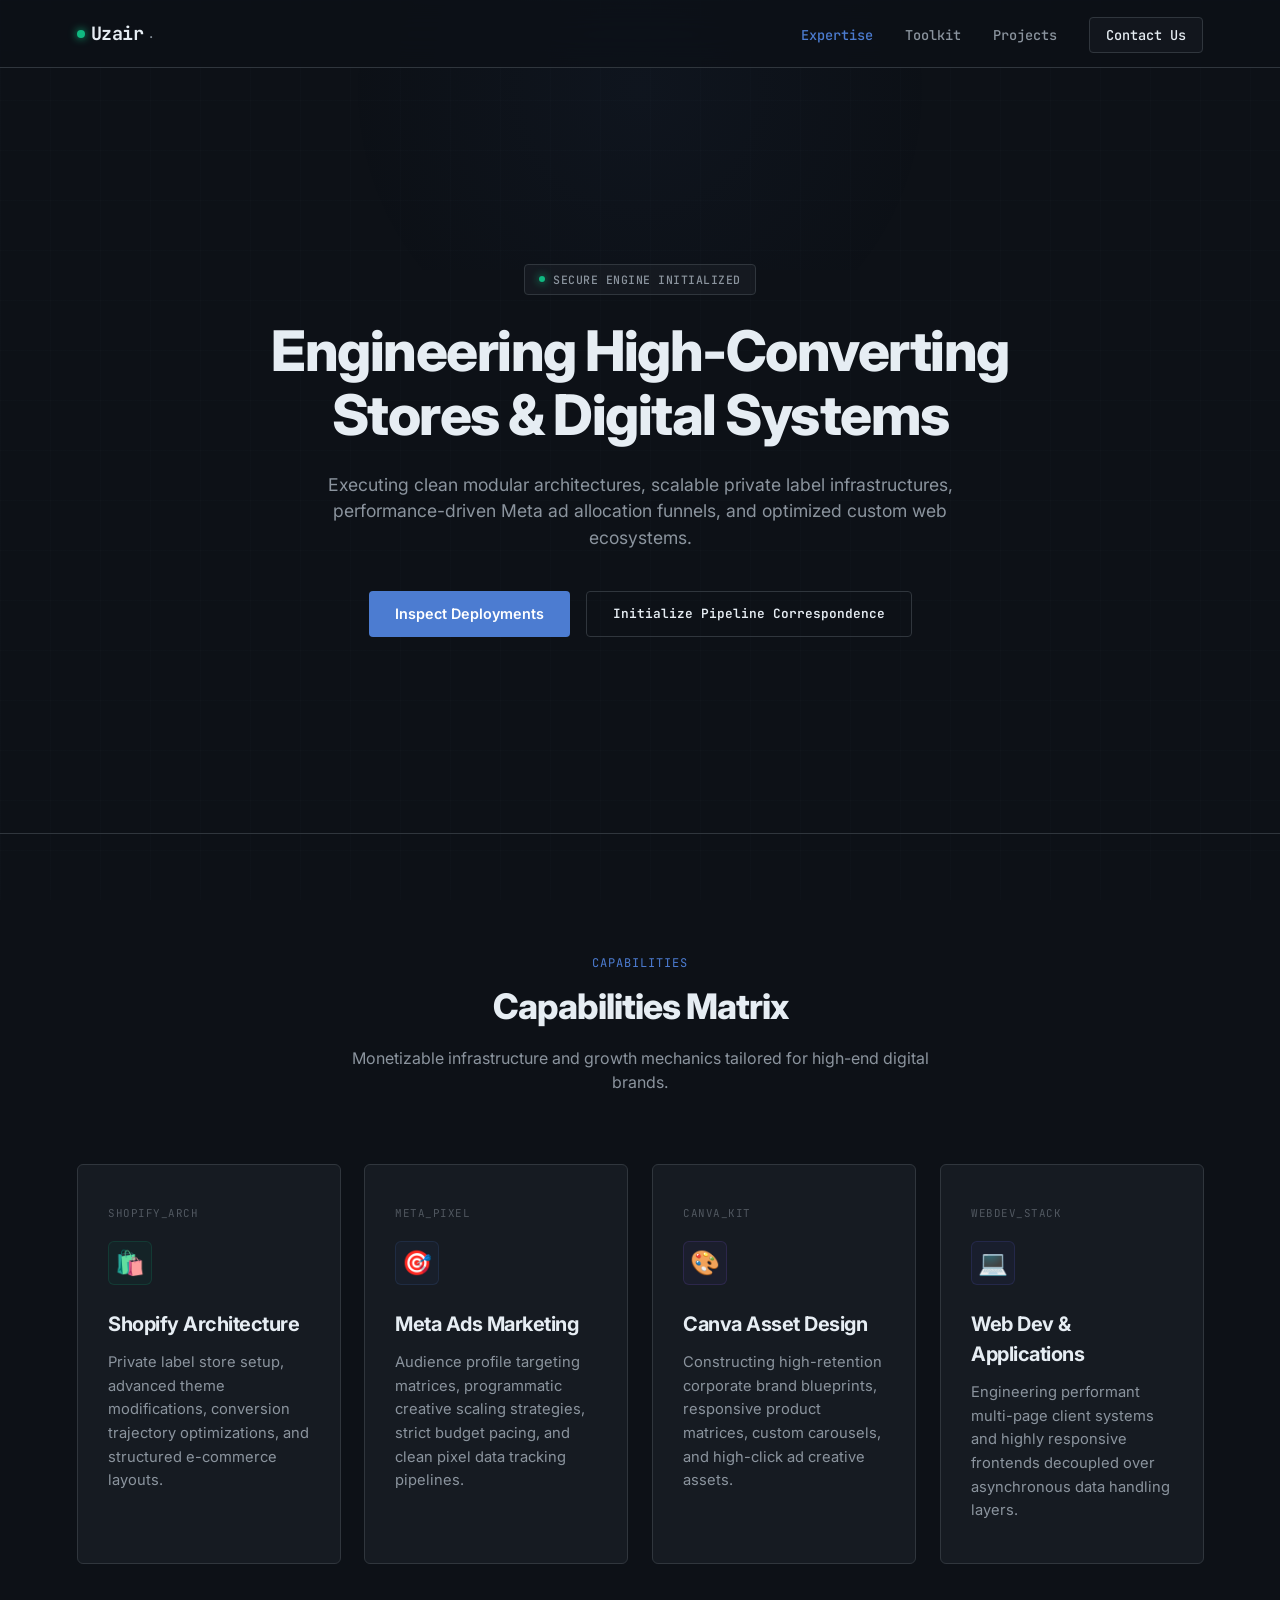
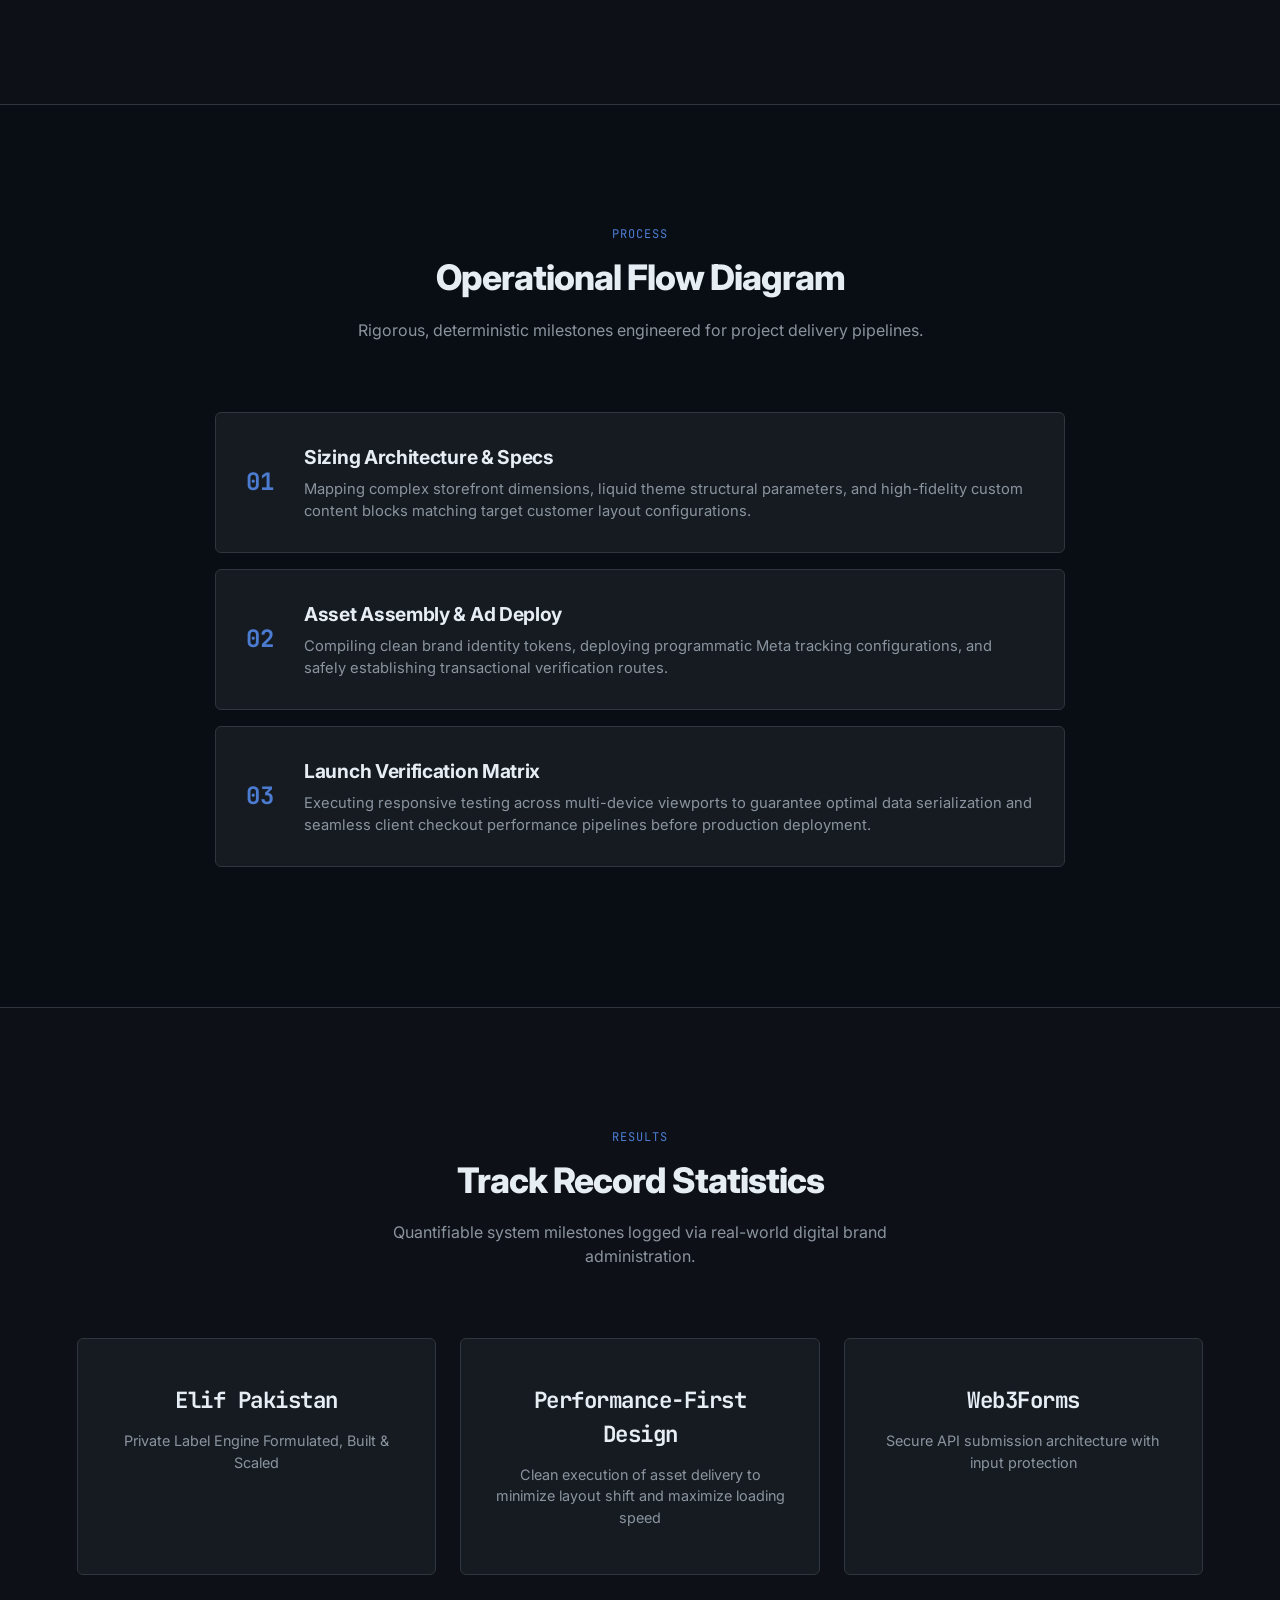
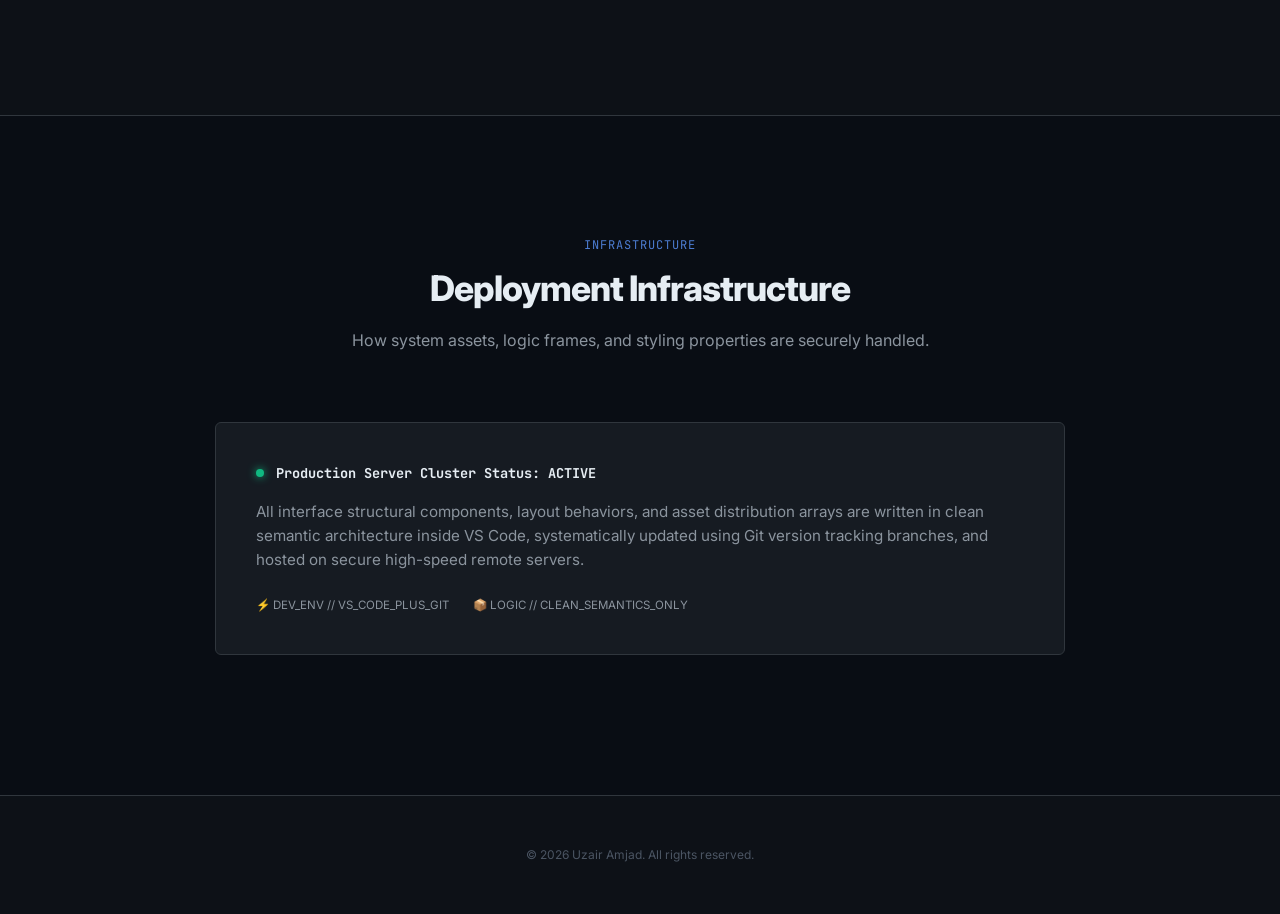
<file: index.html>
<!DOCTYPE html>
<html lang="en">
<head>
    <meta charset="UTF-8">
    <meta name="viewport" content="width=device-width, initial-scale=1.0">
    <title>Uzair Amjad | Software Engineer & Paid Acquisition</title>
    <meta name="description" content="Uzair Amjad builds high-converting Shopify stores, performance-driven Meta ad funnels, and custom web applications for growth-focused digital brands.">
    <meta name="theme-color" content="#0D1117">
    <meta property="og:title" content="Uzair Amjad | Software Engineer & Paid Acquisition">
    <meta property="og:description" content="High-converting Shopify stores, Meta ad funnels, and custom web applications for digital brands.">
    <meta property="og:type" content="website">
    <link rel="icon" href="data:image/svg+xml,%3Csvg xmlns='http://www.w3.org/2000/svg' viewBox='0 0 32 32'%3E%3Crect width='32' height='32' rx='6' fill='%230D1117'/%3E%3Ctext x='16' y='22' font-family='monospace' font-size='18' font-weight='700' fill='%234C7CD1' text-anchor='middle'%3EU%3C/text%3E%3C/svg%3E">
    <link rel="preconnect" href="https://fonts.googleapis.com">
    <link rel="preconnect" href="https://fonts.gstatic.com" crossorigin>
    <link href="https://fonts.googleapis.com/css2?family=Inter:wght@300;400;500;600;700;800&family=JetBrains+Mono:wght@400;500;700&display=swap" rel="stylesheet">
    <link rel="stylesheet" href="https://unpkg.com/aos@next/dist/aos.css">
    <link rel="stylesheet" href="index.css">
</head>
<body>
    <div class="matrix-grid-bg" aria-hidden="true"></div>
    <div class="ambient-glow" aria-hidden="true"></div>

    <div class="nav-wrapper" data-aos="fade-down" data-aos-duration="1000">
        <header class="navbar">
        <a href="index.html" class="logo"><span class="logo-token" aria-hidden="true"></span> Uzair<span>.</span></a>

        <button class="menu-toggle" aria-label="Toggle navigation" aria-expanded="false" aria-controls="primary-nav" onclick="toggleMenu()">
            <span class="bar"></span>
            <span class="bar"></span>
            <span class="bar"></span>
        </button>
    </header>
        <nav class="nav-container" id="primary-nav" aria-label="Primary">
            <button class="menu-close" aria-label="Close navigation" onclick="toggleMenu()">×</button>
            <ul class="nav-links">
                <li><a href="index.html#services" class="active-link">Expertise</a></li>
                <li><a href="toolkit.html">Toolkit</a></li>
                <li><a href="projects.html">Projects</a></li>
                <li><a href="contact.html" class="nav-btn">Contact Us</a></li>
            </ul>
        </nav>
    </div>

    <main>
    <section class="hero">
        <div class="hero-content">
            <div class="badge" data-aos="fade-up" data-aos-duration="800">
                <span class="badge-dot" aria-hidden="true"></span> SECURE ENGINE INITIALIZED
            </div>
            <h1 data-aos="fade-up" data-aos-delay="150" data-aos-duration="900">Engineering High-Converting Stores & Digital Systems</h1>
            <p class="hero-desc" data-aos="fade-up" data-aos-delay="300" data-aos-duration="900">Executing clean modular architectures, scalable private label infrastructures, performance-driven Meta ad allocation funnels, and optimized custom web ecosystems.</p>
            <div class="hero-buttons" data-aos="fade-up" data-aos-delay="450" data-aos-duration="900">
                <a href="projects.html" class="btn btn-primary">Inspect Deployments</a>
                <a href="contact.html" class="btn btn-secondary">Initialize Pipeline Correspondence</a>
            </div>
        </div>
    </section>

    <section id="services" class="section">
        <div class="section-header" data-aos="fade-up" data-aos-duration="1000">
            <span class="section-index">  CAPABILITIES</span>
            <h2>Capabilities Matrix</h2>
            <p>Monetizable infrastructure and growth mechanics tailored for high-end digital brands.</p>
        </div>
        <div class="services-grid">
            <div class="service-card" data-aos="fade-up" data-aos-delay="100" data-aos-duration="800">
                <div class="card-meta">SHOPIFY_ARCH</div>
                <div class="service-icon icon-green" aria-hidden="true">🛍️</div>
                <h3>Shopify Architecture</h3>
                <p>Private label store setup, advanced theme modifications, conversion trajectory optimizations, and structured e-commerce layouts.</p>
            </div>
            <div class="service-card" data-aos="fade-up" data-aos-delay="200" data-aos-duration="800">
                <div class="card-meta">META_PIXEL</div>
                <div class="service-icon icon-blue" aria-hidden="true">🎯</div>
                <h3>Meta Ads Marketing</h3>
                <p>Audience profile targeting matrices, programmatic creative scaling strategies, strict budget pacing, and clean pixel data tracking pipelines.</p>
            </div>
            <div class="service-card" data-aos="fade-up" data-aos-delay="300" data-aos-duration="800">
                <div class="card-meta">CANVA_KIT</div>
                <div class="service-icon icon-purple" aria-hidden="true">🎨</div>
                <h3>Canva Asset Design</h3>
                <p>Constructing high-retention corporate brand blueprints, responsive product matrices, custom carousels, and high-click ad creative assets.</p>
            </div>
            <div class="service-card" data-aos="fade-up" data-aos-delay="400" data-aos-duration="800">
                <div class="card-meta">WEBDEV_STACK</div>
                <div class="service-icon icon-indigo" aria-hidden="true">💻</div>
                <h3>Web Dev & Applications</h3>
                <p>Engineering performant multi-page client systems and highly responsive frontends decoupled over asynchronous data handling layers.</p>
            </div>
        </div>
    </section>

    <section class="section bg-alt">
        <div class="section-header" data-aos="fade-up" data-aos-duration="1000">
            <span class="section-index"> PROCESS</span>
            <h2>Operational Flow Diagram</h2>
            <p>Rigorous, deterministic milestones engineered for project delivery pipelines.</p>
        </div>
        <div class="workflow-stack">
            <div class="workflow-step" data-aos="fade-right" data-aos-duration="800">
                <div class="step-number">01</div>
                <div class="step-info">
                    <h3>Sizing Architecture & Specs</h3>
                    <p>Mapping complex storefront dimensions, liquid theme structural parameters, and high-fidelity custom content blocks matching target customer layout configurations.</p>
                </div>
            </div>
            <div class="workflow-step" data-aos="fade-left" data-aos-duration="800">
                <div class="step-number">02</div>
                <div class="step-info">
                    <h3>Asset Assembly & Ad Deploy</h3>
                    <p>Compiling clean brand identity tokens, deploying programmatic Meta tracking configurations, and safely establishing transactional verification routes.</p>
                </div>
            </div>
            <div class="workflow-step" data-aos="fade-right" data-aos-duration="800">
                <div class="step-number">03</div>
                <div class="step-info">
                    <h3>Launch Verification Matrix</h3>
                    <p>Executing responsive testing across multi-device viewports to guarantee optimal data serialization and seamless client checkout performance pipelines before production deployment.</p>
                </div>
            </div>
        </div>
    </section>

    <section class="section">
        <div class="section-header" data-aos="fade-up" data-aos-duration="1000">
            <span class="section-index">  RESULTS</span>
            <h2>Track Record Statistics</h2>
            <p>Quantifiable system milestones logged via real-world digital brand administration.</p>
        </div>
        <div class="metrics-grid">
            <div class="metric-card" data-aos="zoom-in" data-aos-delay="100">
                <div class="metric-value">Elif Pakistan</div>
                <div class="metric-label">Private Label Engine Formulated, Built & Scaled</div>
            </div>
            <div class="metric-card" data-aos="zoom-in" data-aos-delay="200">
                <div class="metric-value">Performance-First Design</div>
                <div class="metric-label">Clean execution of asset delivery to minimize layout shift and maximize loading speed</div>
            </div>
            <div class="metric-card" data-aos="zoom-in" data-aos-delay="300">
                <div class="metric-value">Web3Forms</div>
                <div class="metric-label">Secure API submission architecture with input protection</div>
            </div>
        </div>
    </section>

    <section class="section bg-alt">
        <div class="section-header" data-aos="fade-up" data-aos-duration="1000">
            <span class="section-index">  INFRASTRUCTURE</span>
            <h2>Deployment Infrastructure</h2>
            <p>How system assets, logic frames, and styling properties are securely handled.</p>
        </div>
        <div class="github-card" data-aos="fade-up" data-aos-duration="900">
            <div class="gh-header">
                <div class="gh-indicator" aria-hidden="true"></div>
                <h4>Production Server Cluster Status: ACTIVE</h4>
            </div>
            <p class="gh-text">All interface structural components, layout behaviors, and asset distribution arrays are written in clean semantic architecture inside VS Code, systematically updated using Git version tracking branches, and hosted on secure high-speed remote servers.</p>
            <div class="gh-meta">
                <span>⚡ DEV_ENV // VS_CODE_PLUS_GIT</span>
                <span>📦 LOGIC // CLEAN_SEMANTICS_ONLY</span>
            </div>
        </div>
    </section>
    </main>

    <footer class="footer">
        <p>© 2026 Uzair Amjad. All rights reserved.</p>
    </footer>

    <script src="https://unpkg.com/aos@next/dist/aos.js"></script>
    <script src="script.js"></script>
</body>
</html>
</file>
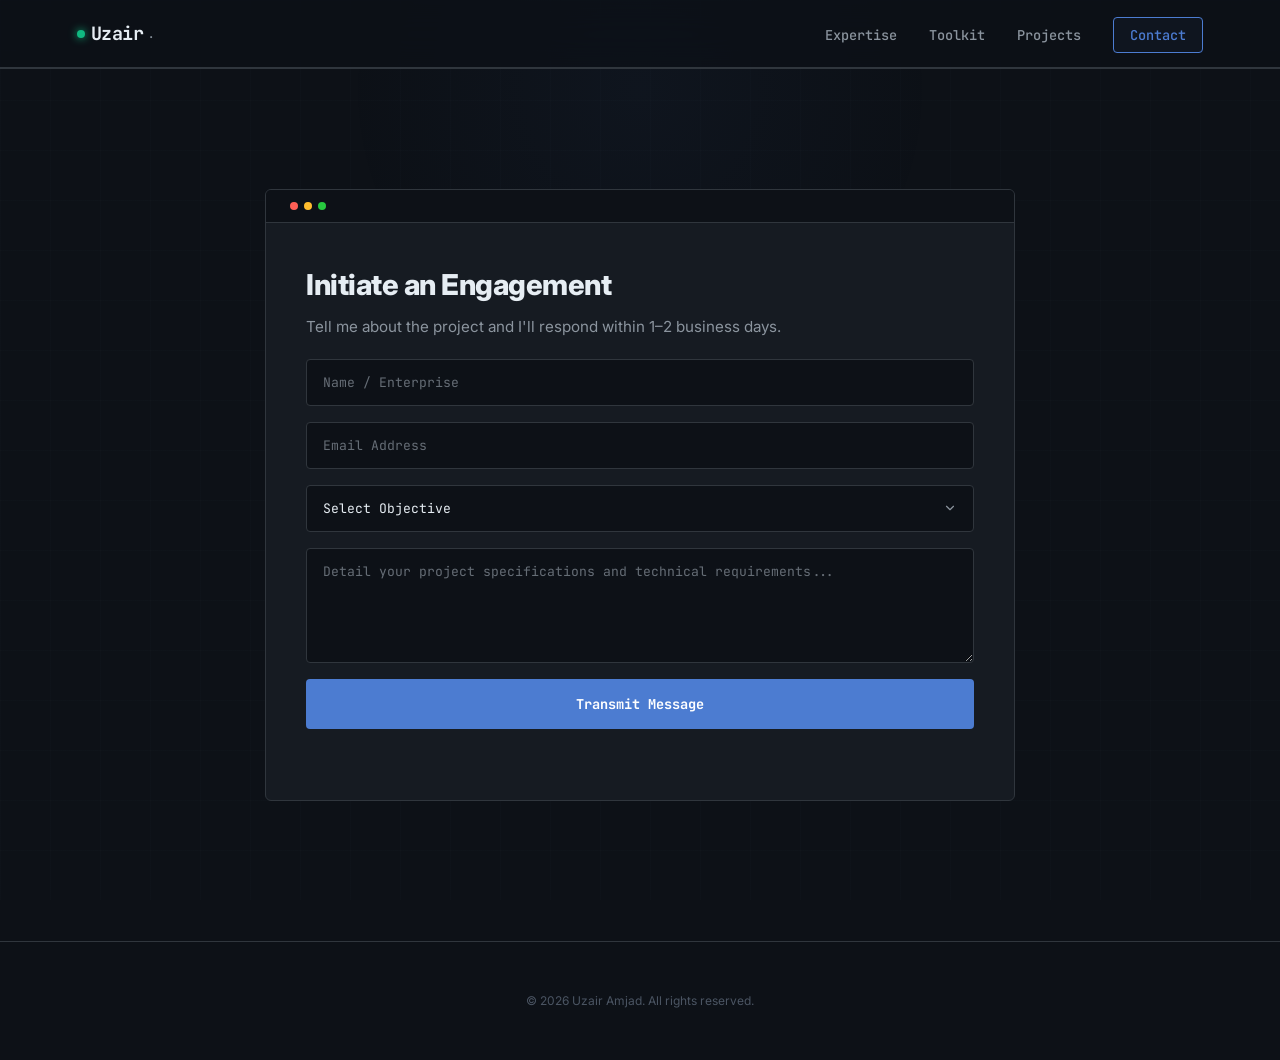
<file: contact.html>
<!DOCTYPE html>
<html lang="en">
<head>
    <meta charset="UTF-8">
    <meta name="viewport" content="width=device-width, initial-scale=1.0">
    <title>Contact | Uzair Amjad</title>
    <meta name="description" content="Get in touch with Uzair Amjad about Shopify development, full-stack applications, paid acquisition strategy, or brand design.">
    <meta name="theme-color" content="#0D1117">
    <link rel="icon" href="data:image/svg+xml,%3Csvg xmlns='http://www.w3.org/2000/svg' viewBox='0 0 32 32'%3E%3Crect width='32' height='32' rx='6' fill='%230D1117'/%3E%3Ctext x='16' y='22' font-family='monospace' font-size='18' font-weight='700' fill='%234C7CD1' text-anchor='middle'%3EU%3C/text%3E%3C/svg%3E">
    <link rel="preconnect" href="https://fonts.googleapis.com">
    <link rel="preconnect" href="https://fonts.gstatic.com" crossorigin>
    <link href="https://fonts.googleapis.com/css2?family=Inter:wght@300;400;500;600;700;800&family=JetBrains+Mono:wght@400;500;700&display=swap" rel="stylesheet">
    <link rel="stylesheet" href="https://unpkg.com/aos@next/dist/aos.css">
    <link rel="stylesheet" href="index.css">
</head>
<body>
    <div class="matrix-grid-bg" aria-hidden="true"></div>
    <div class="ambient-glow" aria-hidden="true"></div>

    <div class="nav-wrapper">
        <header class="navbar">
        <a href="index.html" class="logo"><span class="logo-token" aria-hidden="true"></span> Uzair<span>.</span></a>
        <button class="menu-toggle" aria-label="Toggle navigation" aria-expanded="false" aria-controls="primary-nav" onclick="toggleMenu()">
            <span class="bar"></span><span class="bar"></span><span class="bar"></span>
        </button>
    </header>
        <nav class="nav-container" id="primary-nav" aria-label="Primary">
            <button class="menu-close" aria-label="Close navigation" onclick="toggleMenu()">×</button>
            <ul class="nav-links">
                <li><a href="index.html#services">Expertise</a></li>
                <li><a href="toolkit.html">Toolkit</a></li>
                <li><a href="projects.html">Projects</a></li>
                <li><a href="contact.html" class="nav-btn active-btn">Contact</a></li>
            </ul>
        </nav>
    </div>

    <main>
    <section class="section contact-section subpage-content">
        <div class="contact-card" data-aos="zoom-in" data-aos-duration="800">
            <div class="terminal-bar">
                <div class="term-dots" aria-hidden="true">
                    <span class="t-dot"></span><span class="t-dot"></span><span class="t-dot"></span>
                </div>
                <span class="term-title"></span>
            </div>
            <h2>Initiate an Engagement</h2>
            <p class="contact-desc-text">Tell me about the project and I'll respond within 1–2 business days.</p>

            <form action="https://api.web3forms.com/submit" method="POST" class="contact-form">
                <input type="hidden" name="access_key" value="4c9673a5-c35d-4ae3-a2ae-5164686738a5">
                <input type="checkbox" name="botcheck" class="hidden-honeypot" tabindex="-1" autocomplete="off">

                <div class="form-group">
                    <label class="form-label" for="cf-name">Name / Enterprise</label>
                    <input type="text" id="cf-name" name="name" placeholder="Name / Enterprise" required class="form-input" autocomplete="name">
                </div>
                <div class="form-group">
                    <label class="form-label" for="cf-email">Email Address</label>
                    <input type="email" id="cf-email" name="email" placeholder="Email Address" required class="form-input" autocomplete="email">
                </div>
                <div class="form-group">
                    <label class="form-label" for="cf-project">Project objective</label>
                    <select id="cf-project" name="project_type" required class="form-input form-select">
                        <option value="" disabled selected hidden>Select Objective</option>
                        <option value="Shopify Custom Architecture">Shopify Custom Architecture</option>
                        <option value="Full-Stack Application Development">Full-Stack Application Development</option>
                        <option value="Paid Acquisition Strategy">Paid Marketing Strategy</option>
                        <option value="High-Retention Media Assets">Graphic Designing</option>
                    </select>
                </div>
                <div class="form-group">
                    <label class="form-label" for="cf-message">Project details</label>
                    <textarea id="cf-message" name="message" rows="5" placeholder="Detail your project specifications and technical requirements..." required class="form-input"></textarea>
                </div>

                <button type="submit" class="btn btn-primary submit-btn">Transmit Message</button>
                <p class="form-status" role="status" aria-live="polite"></p>
            </form>
        </div>
    </section>
    </main>

    <footer class="footer"><p>© 2026 Uzair Amjad. All rights reserved.</p></footer>
    <script src="https://unpkg.com/aos@next/dist/aos.js"></script>
    <script src="script.js"></script>
</body>
</html>
</file>
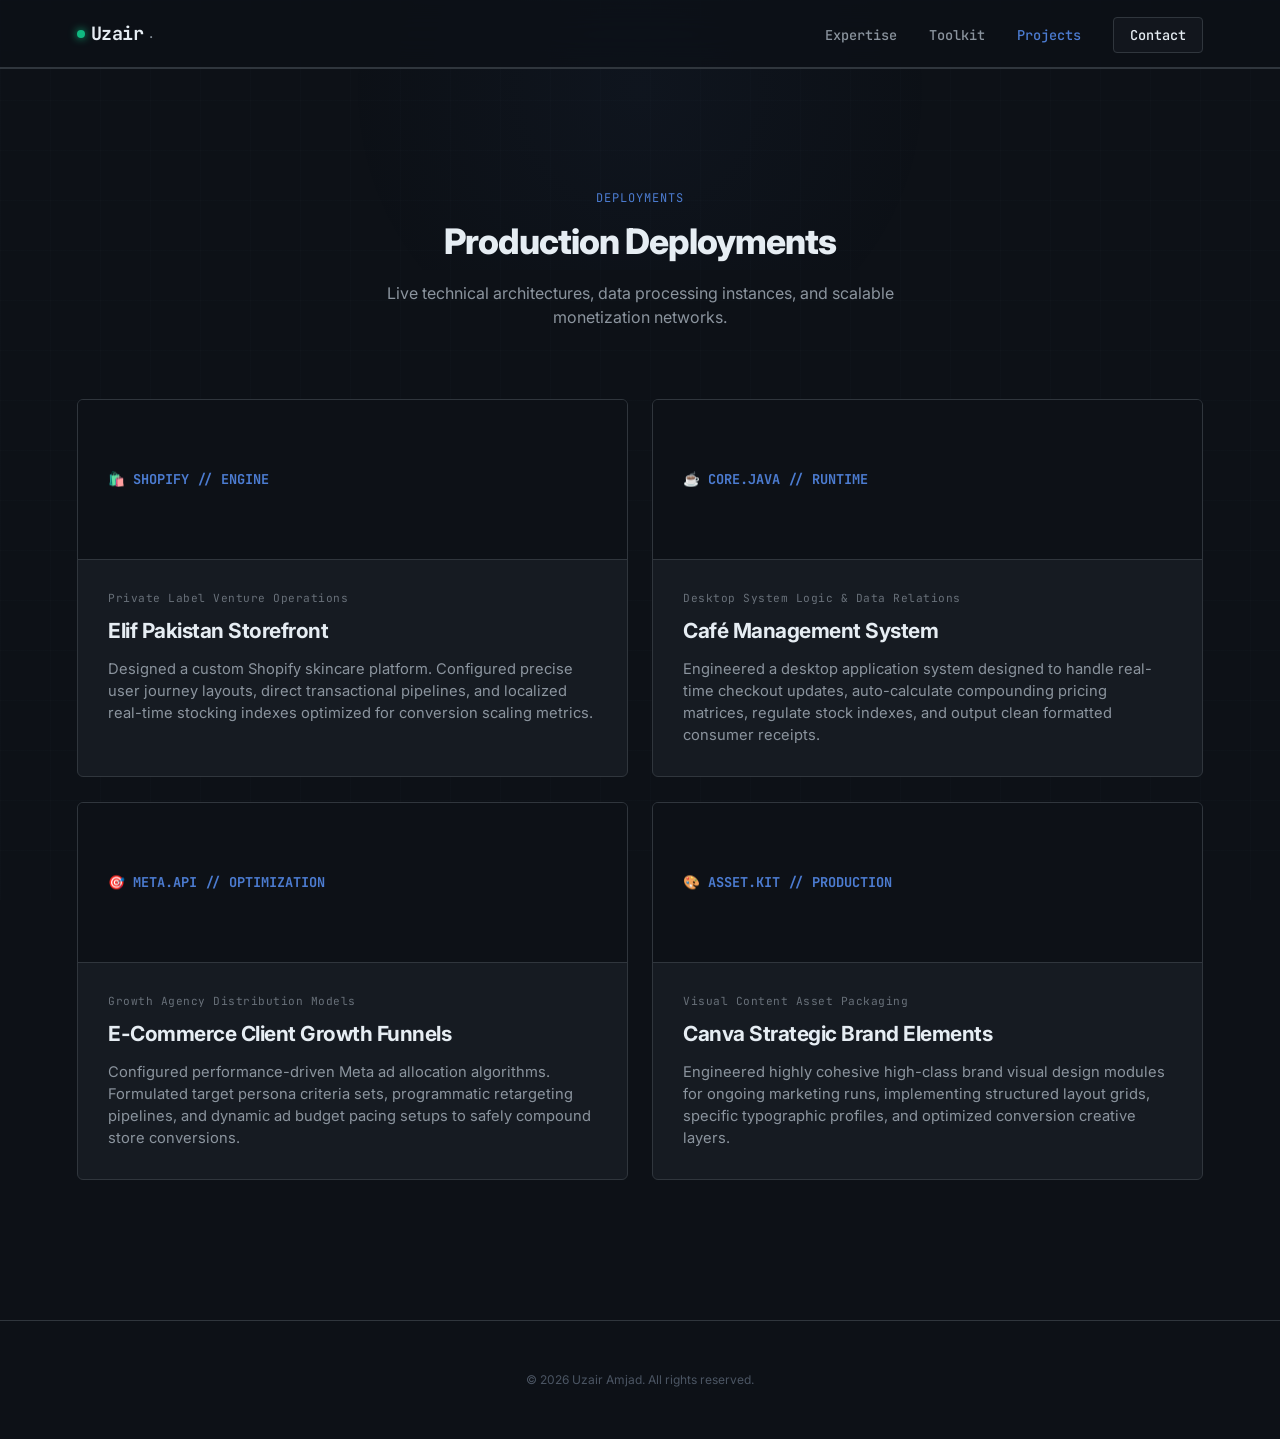
<file: projects.html>
<!DOCTYPE html>
<html lang="en">
<head>
    <meta charset="UTF-8">
    <meta name="viewport" content="width=device-width, initial-scale=1.0">
    <title>Projects | Uzair Amjad</title>
    <meta name="description" content="Production deployments by Uzair Amjad: Shopify storefronts, desktop systems, Meta ad growth funnels, and brand asset design.">
    <meta name="theme-color" content="#0D1117">
    <link rel="icon" href="data:image/svg+xml,%3Csvg xmlns='http://www.w3.org/2000/svg' viewBox='0 0 32 32'%3E%3Crect width='32' height='32' rx='6' fill='%230D1117'/%3E%3Ctext x='16' y='22' font-family='monospace' font-size='18' font-weight='700' fill='%234C7CD1' text-anchor='middle'%3EU%3C/text%3E%3C/svg%3E">
    <link rel="preconnect" href="https://fonts.googleapis.com">
    <link rel="preconnect" href="https://fonts.gstatic.com" crossorigin>
    <link href="https://fonts.googleapis.com/css2?family=Inter:wght@300;400;500;600;700;800&family=JetBrains+Mono:wght@400;500;700&display=swap" rel="stylesheet">
    <link rel="stylesheet" href="https://unpkg.com/aos@next/dist/aos.css">
    <link rel="stylesheet" href="index.css">
</head>
<body>
    <div class="matrix-grid-bg" aria-hidden="true"></div>
    <div class="ambient-glow" aria-hidden="true"></div>

    <div class="nav-wrapper">
        <header class="navbar">
        <a href="index.html" class="logo"><span class="logo-token" aria-hidden="true"></span> Uzair<span>.</span></a>
        <button class="menu-toggle" aria-label="Toggle navigation" aria-expanded="false" aria-controls="primary-nav" onclick="toggleMenu()">
            <span class="bar"></span><span class="bar"></span><span class="bar"></span>
        </button>
    </header>
        <nav class="nav-container" id="primary-nav" aria-label="Primary">
            <button class="menu-close" aria-label="Close navigation" onclick="toggleMenu()">×</button>
            <ul class="nav-links">
                <li><a href="index.html#services">Expertise</a></li>
                <li><a href="toolkit.html">Toolkit</a></li>
                <li><a href="projects.html" class="active-link">Projects</a></li>
                <li><a href="contact.html" class="nav-btn">Contact</a></li>
            </ul>
        </nav>
    </div>

    <main>
    <section class="section subpage-content">
        <div class="section-header" data-aos="fade-up" data-aos-duration="1000">
            <span class="section-index"> DEPLOYMENTS</span>
            <h2>Production Deployments</h2>
            <p>Live technical architectures, data processing instances, and scalable monetization networks.</p>
        </div>
        <div class="projects-grid">
            <div class="work-card" data-aos="fade-up" data-aos-delay="100">
                <div class="work-img-placeholder">🛍️ SHOPIFY // ENGINE</div>
                <div class="work-info">
                    <span>Private Label Venture Operations</span>
                    <h3>Elif Pakistan Storefront</h3>
                    <p>Designed a custom Shopify skincare platform. Configured precise user journey layouts, direct transactional pipelines, and localized real-time stocking indexes optimized for conversion scaling metrics.</p>
                </div>
            </div>

            <div class="work-card" data-aos="fade-up" data-aos-delay="200">
                <div class="work-img-placeholder">☕ CORE.JAVA // RUNTIME</div>
                <div class="work-info">
                    <span>Desktop System Logic & Data Relations</span>
                    <h3>Café Management System</h3>
                    <p>Engineered a desktop application system designed to handle real-time checkout updates, auto-calculate compounding pricing matrices, regulate stock indexes, and output clean formatted consumer receipts.</p>
                </div>
            </div>

            <div class="work-card" data-aos="fade-up" data-aos-delay="300">
                <div class="work-img-placeholder">🎯 META.API // OPTIMIZATION</div>
                <div class="work-info">
                    <span>Growth Agency Distribution Models</span>
                    <h3>E-Commerce Client Growth Funnels</h3>
                    <p>Configured performance-driven Meta ad allocation algorithms. Formulated target persona criteria sets, programmatic retargeting pipelines, and dynamic ad budget pacing setups to safely compound store conversions.</p>
                </div>
            </div>

            <div class="work-card" data-aos="fade-up" data-aos-delay="400">
                <div class="work-img-placeholder">🎨 ASSET.KIT // PRODUCTION</div>
                <div class="work-info">
                    <span>Visual Content Asset Packaging</span>
                    <h3>Canva Strategic Brand Elements</h3>
                    <p>Engineered highly cohesive high-class brand visual design modules for ongoing marketing runs, implementing structured layout grids, specific typographic profiles, and optimized conversion creative layers.</p>
                </div>
            </div>
        </div>
    </section>
    </main>

    <footer class="footer"><p>© 2026 Uzair Amjad. All rights reserved.</p></footer>
    <script src="https://unpkg.com/aos@next/dist/aos.js"></script>
    <script src="script.js"></script>
</body>
</html>
</file>
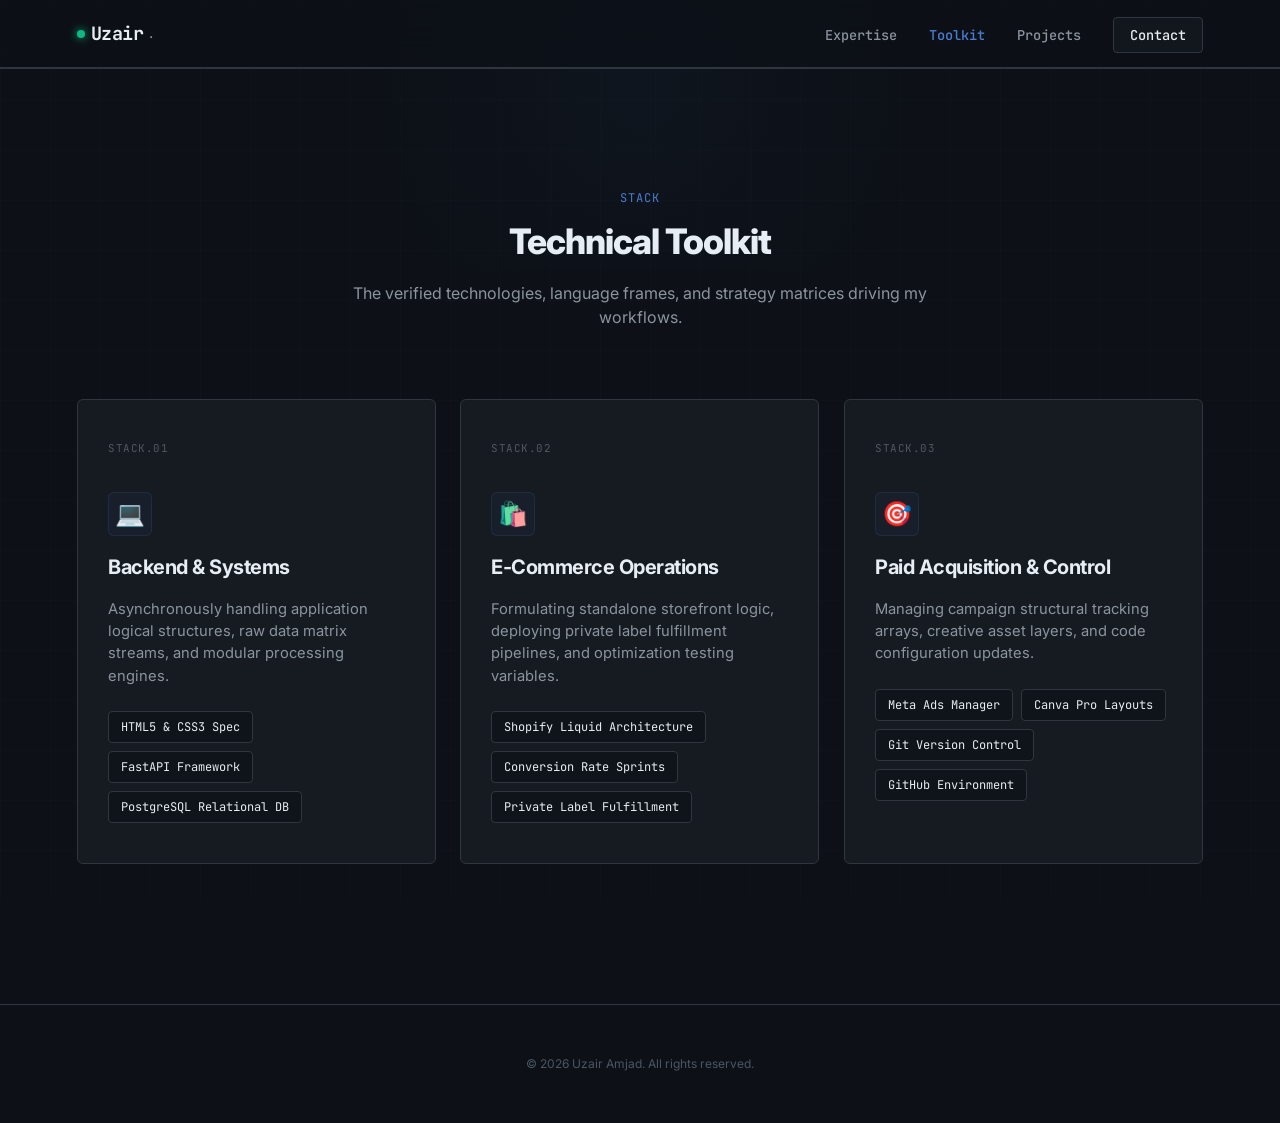
<file: toolkit.html>
<!DOCTYPE html>
<html lang="en">
<head>
    <meta charset="UTF-8">
    <meta name="viewport" content="width=device-width, initial-scale=1.0">
    <title>Toolkit | Uzair Amjad</title>
    <meta name="description" content="The technologies, frameworks, and strategy tools Uzair Amjad uses across backend systems, e-commerce operations, and paid acquisition.">
    <meta name="theme-color" content="#0D1117">
    <link rel="icon" href="data:image/svg+xml,%3Csvg xmlns='http://www.w3.org/2000/svg' viewBox='0 0 32 32'%3E%3Crect width='32' height='32' rx='6' fill='%230D1117'/%3E%3Ctext x='16' y='22' font-family='monospace' font-size='18' font-weight='700' fill='%234C7CD1' text-anchor='middle'%3EU%3C/text%3E%3C/svg%3E">
    <link rel="preconnect" href="https://fonts.googleapis.com">
    <link rel="preconnect" href="https://fonts.gstatic.com" crossorigin>
    <link href="https://fonts.googleapis.com/css2?family=Inter:wght@300;400;500;600;700;800&family=JetBrains+Mono:wght@400;500;700&display=swap" rel="stylesheet">
    <link rel="stylesheet" href="https://unpkg.com/aos@next/dist/aos.css">
    <link rel="stylesheet" href="index.css">
</head>
<body>
    <div class="matrix-grid-bg" aria-hidden="true"></div>
    <div class="ambient-glow" aria-hidden="true"></div>

    <div class="nav-wrapper">
        <header class="navbar">
        <a href="index.html" class="logo"><span class="logo-token" aria-hidden="true"></span> Uzair<span>.</span></a>
        <button class="menu-toggle" aria-label="Toggle navigation" aria-expanded="false" aria-controls="primary-nav" onclick="toggleMenu()">
            <span class="bar"></span>
            <span class="bar"></span>
            <span class="bar"></span>
        </button>
    </header>
        <nav class="nav-container" id="primary-nav" aria-label="Primary">
            <button class="menu-close" aria-label="Close navigation" onclick="toggleMenu()">×</button>
            <ul class="nav-links">
                <li><a href="index.html#services">Expertise</a></li>
                <li><a href="toolkit.html" class="active-link">Toolkit</a></li>
                <li><a href="projects.html">Projects</a></li>
                <li><a href="contact.html" class="nav-btn">Contact</a></li>
            </ul>
        </nav>
    </div>

    <main>
    <section class="section subpage-content">
        <div class="section-header" data-aos="fade-up" data-aos-duration="1000">
            <span class="section-index">STACK</span>
            <h2>Technical Toolkit</h2>
            <p>The verified technologies, language frames, and strategy matrices driving my workflows.</p>
        </div>

        <div class="toolkit-grid">
            <div class="toolkit-category-card" data-aos="fade-up" data-aos-delay="100">
                <div class="card-meta">STACK.01</div>
                <div class="category-icon" aria-hidden="true">💻</div>
                <h3>Backend & Systems</h3>
                <p class="category-desc">Asynchronously handling application logical structures, raw data matrix streams, and modular processing engines.</p>
                <div class="skills-wrapper horizontal-left">
                    <div class="skill-tag">HTML5 & CSS3 Spec</div>
                    <div class="skill-tag">FastAPI Framework</div>
                    <div class="skill-tag">PostgreSQL Relational DB</div>
                </div>
            </div>

            <div class="toolkit-category-card" data-aos="fade-up" data-aos-delay="200">
                <div class="card-meta">STACK.02</div>
                <div class="category-icon" aria-hidden="true">🛍️</div>
                <h3>E-Commerce Operations</h3>
                <p class="category-desc">Formulating standalone storefront logic, deploying private label fulfillment pipelines, and optimization testing variables.</p>
                <div class="skills-wrapper horizontal-left">
                    <div class="skill-tag">Shopify Liquid Architecture</div>
                    <div class="skill-tag">Conversion Rate Sprints</div>
                    <div class="skill-tag">Private Label Fulfillment</div>
                </div>
            </div>

            <div class="toolkit-category-card" data-aos="fade-up" data-aos-delay="300">
                <div class="card-meta">STACK.03</div>
                <div class="category-icon" aria-hidden="true">🎯</div>
                <h3>Paid Acquisition & Control</h3>
                <p class="category-desc">Managing campaign structural tracking arrays, creative asset layers, and code configuration updates.</p>
                <div class="skills-wrapper horizontal-left">
                    <div class="skill-tag">Meta Ads Manager</div>
                    <div class="skill-tag">Canva Pro Layouts</div>
                    <div class="skill-tag">Git Version Control</div>
                    <div class="skill-tag">GitHub Environment</div>
                </div>
            </div>
        </div>
    </section>
    </main>

    <footer class="footer">
        <p>© 2026 Uzair Amjad. All rights reserved.</p>
    </footer>

    <script src="https://unpkg.com/aos@next/dist/aos.js"></script>
    <script src="script.js"></script>
</body>
</html>
</file>
<file: index.css>
:root {
  --bg-dark: #0D1117;
  --bg-card: #161B22;
  --bg-alt: #090d14;
  --accent-tech: #4C7CD1;
  --accent-growth: #10b981;
  --text-main: #E6EDF3;
  --text-muted: #8B949E;
  --border: #30363D;
  --font-mono: 'JetBrains Mono', ui-monospace, monospace;
}
* {
  margin: 0;
  padding: 0;
  box-sizing: border-box;
  font-family: 'Inter', sans-serif;
  scroll-behavior: smooth;
}
html {
  -webkit-text-size-adjust: 100%;
  overflow-x: hidden;
  width: 100%;
}
body {
  background-color: var(--bg-dark);
  color: var(--text-main);
  line-height: 1.5;
  overflow-x: hidden;
  width: 100%;
  min-height: 100vh;
  position: relative;
}
img, svg {
  max-width: 100%;
  display: block;
}

a:focus-visible,
button:focus-visible,
input:focus-visible,
select:focus-visible,
textarea:focus-visible {
  outline: 2px solid var(--accent-tech);
  outline-offset: 3px;
  border-radius: 4px;
}

.matrix-grid-bg {
  position: fixed;
  top: 0;
  left: 0;
  width: 100vw;
  height: 100vh;
  background-image: linear-gradient(rgba(48, 54, 61, 0.08) 1px, transparent 1px), linear-gradient(90deg, rgba(48, 54, 61, 0.08) 1px, transparent 1px);
  background-size: 50px 50px;
  z-index: -2;
  pointer-events: none;
}
.ambient-glow {
  position: fixed;
  top: -10%;
  left: 50%;
  transform: translateX(-50%);
  width: 60vw;
  height: 40vh;
  background: radial-gradient(circle, rgba(76, 124, 209, 0.04) 0%, transparent 70%);
  z-index: -1;
  pointer-events: none;
}

.nav-wrapper {
  position: sticky;
  top: 0;
  z-index: 100;
  display: flex;
  align-items: center;
  padding: 20px 6%;
}
.nav-wrapper::before {
  content: "";
  position: absolute;
  inset: 0;
  z-index: -1;
  background: rgba(13, 17, 23, 0.75);
  backdrop-filter: blur(16px);
  -webkit-backdrop-filter: blur(16px);
  border-bottom: 1px solid var(--border);
}
.navbar {
  display: flex;
  justify-content: space-between;
  align-items: center;
  flex: 1;
  min-width: 0;
}
.logo {
  font-size: 1.15rem;
  font-family: var(--font-mono);
  font-weight: 700;
  letter-spacing: -0.5px;
  text-decoration: none;
  color: var(--text-main);
  display: inline-flex;
  align-items: center;
  gap: 6px;
}
.logo-token {
  width: 8px;
  height: 8px;
  border-radius: 50%;
  background: var(--accent-growth);
  box-shadow: 0 0 8px var(--accent-growth);
  display: inline-block;
}
.logo span { color: var(--text-muted); font-weight: 400; font-size: 0.95rem; }
.nav-links {
  display: flex;
  list-style: none;
  align-items: center;
  gap: 32px;
}
.nav-links a {
  color: var(--text-muted);
  text-decoration: none;
  font-family: var(--font-mono);
  font-weight: 500;
  font-size: 0.85rem;
  transition: color 0.2s ease;
}
.nav-links a:hover, .nav-links a.active-link {
  color: var(--accent-tech);
}
.nav-btn {
  border: 1px solid var(--border);
  padding: 8px 16px;
  border-radius: 4px;
  color: var(--text-main) !important;
  background: rgba(48, 54, 61, 0.2);
  transition: all 0.2s cubic-bezier(0.16, 1, 0.3, 1) !important;
}
.nav-btn:hover, .nav-btn.active-btn {
  border-color: var(--accent-tech);
  background: rgba(76, 124, 209, 0.05);
  color: var(--accent-tech) !important;
}
.menu-toggle, .menu-close {
  display: none;
  background: none;
  border: none;
  color: var(--text-main);
  cursor: pointer;
  padding: 8px;
}
.menu-toggle .bar {
  display: block;
  width: 20px;
  height: 2px;
  margin: 4px auto;
  background-color: var(--text-main);
  transition: all 0.3s ease;
}
.menu-toggle[aria-expanded="true"] .bar:nth-child(1) { transform: translateY(6px) rotate(45deg); }
.menu-toggle[aria-expanded="true"] .bar:nth-child(2) { opacity: 0; }
.menu-toggle[aria-expanded="true"] .bar:nth-child(3) { transform: translateY(-6px) rotate(-45deg); }

.nav-backdrop {
  display: none;
  position: fixed;
  inset: 0;
  background: rgba(9, 13, 20, 0.6);
  backdrop-filter: blur(4px);
  -webkit-backdrop-filter: blur(4px);
  z-index: 150;
  opacity: 0;
  pointer-events: none;
  transition: opacity 0.3s ease;
}
.nav-backdrop.active {
  opacity: 1;
  pointer-events: auto;
}


body.menu-open .kinetic-backdrop-blur {
  opacity: 0 !important;
  pointer-events: none !important;
}
body.menu-open .nav-backdrop {
  z-index: 100000;
}
body.menu-open .nav-container {
  z-index: 100001;
}

body.menu-open .nav-wrapper {
  z-index: 200000;
}

.hero {
  min-height: 85vh;
  display: flex;
  flex-direction: column;
  align-items: center;
  justify-content: center;
  text-align: center;
  padding: 40px 20px;
}
.hero-content {
  max-width: 900px;
}
.badge {
  display: inline-flex;
  align-items: center;
  gap: 8px;
  background: rgba(48, 54, 61, 0.25);
  color: var(--text-muted);
  border: 1px solid var(--border);
  padding: 6px 14px;
  border-radius: 4px;
  font-size: 0.72rem;
  font-family: var(--font-mono);
  font-weight: 500;
  margin-bottom: 24px;
  letter-spacing: 0.5px;
}
.badge-dot {
  width: 6px;
  height: 6px;
  background: var(--accent-growth);
  border-radius: 50%;
  box-shadow: 0 0 8px var(--accent-growth);
  flex-shrink: 0;
}
.hero h1 {
  font-size: clamp(2rem, 5vw, 3.5rem);
  font-weight: 800;
  line-height: 1.15;
  letter-spacing: -1.5px;
  margin-bottom: 24px;
  text-wrap: balance;
}
.hero-desc {
  font-size: clamp(0.95rem, 2vw, 1.1rem);
  color: var(--text-muted);
  max-width: 720px;
  margin: 0 auto 40px auto;
}
.hero-buttons {
  display: flex;
  gap: 16px;
  justify-content: center;
  flex-wrap: wrap;
}
.btn {
  padding: 12px 26px;
  border-radius: 4px;
  text-decoration: none;
  font-weight: 600;
  font-size: 0.9rem;
  transition: all 0.2s cubic-bezier(0.16, 1, 0.3, 1);
  display: inline-flex;
  align-items: center;
  justify-content: center;
}
.btn-primary {
  background: var(--accent-tech);
  color: #FFFFFF;
}
.btn-primary:hover {
  background: #3563B3;
  transform: translateY(-2px);
  box-shadow: 0 10px 20px rgba(76, 124, 209, 0.15);
}
.btn-secondary {
  background: transparent;
  color: var(--text-main);
  border: 1px solid var(--border);
  font-family: var(--font-mono);
  font-size: 0.8rem;
}
.btn-secondary:hover {
  background: rgba(48, 54, 61, 0.15);
  border-color: var(--text-muted);
  transform: translateY(-2px);
}
.section {
  padding: 120px 6% 140px 6%;
  border-top: 1px solid var(--border);
}
.subpage-content {
  min-height: 80vh;
}
.bg-alt {
  background-color: var(--bg-alt);
}
.section-header {
  text-align: center;
  margin-bottom: 70px;
}
.section-index {
  display: block;
  font-family: var(--font-mono);
  font-size: 0.75rem;
  color: var(--accent-tech);
  margin-bottom: 8px;
  letter-spacing: 1px;
}
.section-header h2 {
  font-size: clamp(1.6rem, 4vw, 2.2rem);
  font-weight: 800;
  margin-bottom: 14px;
  letter-spacing: -1px;
}
.section-header p {
  color: var(--text-muted);
  font-size: 1rem;
  max-width: 600px;
  margin: 0 auto;
}
.services-grid {
  display: grid;
  grid-template-columns: 1fr;
  gap: 24px;
}
.service-card {
  background-color: var(--bg-card);
  border: 1px solid var(--border);
  padding: 40px 30px;
  border-radius: 6px;
  cursor: pointer;
  display: flex;
  flex-direction: column;
}
.card-meta {
  font-family: var(--font-mono);
  font-size: 0.68rem;
  color: var(--text-muted);
  opacity: 0.5;
  margin-bottom: 20px;
  letter-spacing: 0.5px;
}
.service-icon {
  font-size: 1.5rem;
  margin-bottom: 24px;
  width: 44px;
  height: 44px;
  display: flex;
  align-items: center;
  justify-content: center;
  border-radius: 6px;
  flex-shrink: 0;
}
.icon-green { background: rgba(16, 185, 129, 0.05); border: 1px solid rgba(16, 185, 129, 0.15); }
.icon-blue { background: rgba(76, 124, 209, 0.05); border: 1px solid rgba(76, 124, 209, 0.15); }
.icon-purple { background: rgba(139, 92, 246, 0.05); border: 1px solid rgba(139, 92, 246, 0.15); }
.icon-indigo { background: rgba(99, 102, 241, 0.05); border: 1px solid rgba(99, 102, 241, 0.15); }
.service-card h3 {
  font-size: 1.25rem;
  margin-bottom: 12px;
  font-weight: 700;
  letter-spacing: -0.5px;
}
.service-card p {
  color: var(--text-muted);
  font-size: 0.92rem;
  line-height: 1.6;
}
.toolkit-grid {
  display: grid;
  grid-template-columns: 1fr;
  gap: 24px;
}
.toolkit-category-card {
  background-color: var(--bg-card);
  border: 1px solid var(--border);
  border-radius: 6px;
  padding: 40px 30px;
  display: flex;
  flex-direction: column;
  gap: 16px;
  cursor: pointer;
}
.category-icon {
  font-size: 1.5rem;
  background: rgba(76, 124, 209, 0.05);
  width: 44px;
  height: 44px;
  display: flex;
  align-items: center;
  justify-content: center;
  border-radius: 6px;
  border: 1px solid rgba(76, 124, 209, 0.15);
  flex-shrink: 0;
}
.toolkit-category-card h3 {
  font-size: 1.25rem;
  font-weight: 700;
  color: var(--text-main);
  letter-spacing: -0.5px;
}
.category-desc {
  color: var(--text-muted);
  font-size: 0.92rem;
}
.skills-wrapper.horizontal-left {
  display: flex;
  flex-wrap: wrap;
  gap: 8px;
  justify-content: flex-start;
  margin-top: 8px;
}
.skill-tag {
  background: rgba(13, 17, 23, 0.6);
  border: 1px solid var(--border);
  padding: 6px 12px;
  border-radius: 4px;
  font-family: var(--font-mono);
  font-size: 0.75rem;
  color: var(--text-main);
}
.workflow-stack {
  display: flex;
  flex-direction: column;
  gap: 16px;
  max-width: 850px;
  margin: 0 auto;
}
.workflow-step {
  display: flex;
  gap: 30px;
  background: var(--bg-card);
  border: 1px solid var(--border);
  padding: 30px;
  border-radius: 6px;
  align-items: center;
}
.step-number {
  font-family: var(--font-mono);
  font-size: 1.5rem;
  font-weight: 700;
  color: var(--accent-tech);
  flex-shrink: 0;
}
.step-info h3 {
  font-size: 1.2rem;
  margin-bottom: 6px;
  letter-spacing: -0.3px;
}
.step-info p {
  color: var(--text-muted);
  font-size: 0.92rem;
}
.metrics-grid {
  display: grid;
  grid-template-columns: 1fr;
  gap: 24px;
}
.metric-card {
  background: var(--bg-card);
  border: 1px solid var(--border);
  padding: 45px 30px;
  border-radius: 6px;
  text-align: center;
}
.metric-value {
  font-family: var(--font-mono);
  font-size: 1.4rem;
  font-weight: 700;
  color: var(--text-main);
  margin-bottom: 12px;
  letter-spacing: -0.5px;
}
.metric-label {
  color: var(--text-muted);
  font-size: 0.9rem;
  line-height: 1.5;
}
.github-card {
  background: var(--bg-card);
  border: 1px solid var(--border);
  border-radius: 6px;
  padding: 40px;
  max-width: 850px;
  margin: 0 auto;
}
.gh-header {
  display: flex;
  align-items: center;
  gap: 12px;
  margin-bottom: 16px;
}
.gh-indicator {
  width: 8px;
  height: 8px;
  background-color: var(--accent-growth);
  border-radius: 50%;
  box-shadow: 0 0 8px var(--accent-growth);
  flex-shrink: 0;
}
.gh-header h4 {
  font-family: var(--font-mono);
  font-size: 0.85rem;
  font-weight: 700;
}
.gh-text {
  color: var(--text-muted);
  font-size: 0.95rem;
  line-height: 1.6;
  margin-bottom: 24px;
}
.gh-meta {
  display: flex;
  flex-wrap: wrap;
  gap: 24px;
  color: var(--text-muted);
  font-family: var(--font-mono);
  font-size: 0.72rem;
}
.projects-grid {
  display: grid;
  grid-template-columns: 1fr;
  gap: 24px;
}
.work-card {
  background: var(--bg-card);
  border: 1px solid var(--border);
  border-radius: 6px;
  overflow: hidden;
  cursor: pointer;
}
.work-img-placeholder {
  background: #0D1117;
  border-bottom: 1px solid var(--border);
  height: 160px;
  display: flex;
  align-items: center;
  padding: 0 30px;
  font-family: var(--font-mono);
  font-size: 0.85rem;
  font-weight: 700;
  color: var(--accent-tech);
}
.work-info {
  padding: 30px;
}
.work-info span {
  font-family: var(--font-mono);
  color: var(--text-muted);
  opacity: 0.7;
  font-size: 0.7rem;
  display: block;
  margin-bottom: 8px;
  letter-spacing: 0.5px;
}
.work-info h3 {
  font-size: 1.3rem;
  margin-bottom: 12px;
  letter-spacing: -0.5px;
}
.work-info p {
  color: var(--text-muted);
  font-size: 0.92rem;
}
.contact-section {
  display: flex;
  justify-content: center;
  padding-left: 4%;
  padding-right: 4%;
}
.contact-card {
  background: var(--bg-card);
  border: 1px solid var(--border);
  border-radius: 6px;
  overflow: hidden;
  max-width: 750px;
  width: 100%;
}
.terminal-bar {
  background: #0D1117;
  border-bottom: 1px solid var(--border);
  padding: 12px 24px;
  display: flex;
  align-items: center;
  justify-content: space-between;
}
.term-dots { display: flex; gap: 6px; }
.t-dot { width: 8px; height: 8px; border-radius: 50%; background: var(--border); }
.t-dot:nth-child(1) { background: #FF5F56; }
.t-dot:nth-child(2) { background: #FFBD2E; }
.t-dot:nth-child(3) { background: #27C93F; }
.term-title { font-family: var(--font-mono); font-size: 0.72rem; color: var(--text-muted); }
.contact-card h2 { font-size: clamp(1.4rem, 4vw, 1.8rem); font-weight: 800; letter-spacing: -0.5px; padding: 40px 40px 10px 40px; text-align: left; }
.contact-desc-text { color: var(--text-muted); font-size: 0.95rem; padding: 0 40px 20px 40px; text-align: left; }
.contact-form {
  width: 100%;
  padding: 0 40px 40px 40px;
  display: flex;
  flex-direction: column;
  gap: 16px;
}
.form-group { display: flex; flex-direction: column; gap: 6px; }
.form-label {
  position: absolute;
  width: 1px;
  height: 1px;
  overflow: hidden;
  clip: rect(0 0 0 0);
  white-space: nowrap;
}
.hidden-honeypot { display: none; }
.form-input {
  width: 100%;
  padding: 14px 16px;
  background-color: #0D1117;
  border: 1px solid var(--border);
  border-radius: 4px;
  color: var(--text-main);
  font-family: var(--font-mono);
  font-size: 0.82rem;
  outline: none;
  transition: all 0.2s ease;
}
.form-input::placeholder {
  color: var(--text-muted);
  opacity: 0.7;
}
.form-input:focus {
  border-color: var(--accent-tech);
}
.form-select {
  appearance: none;
  background-image: url("data:image/svg+xml;utf8,<svg xmlns='http://www.w3.org/2000/svg' width='24' height='24' viewBox='0 0 24 24' fill='none' stroke='%238B949E' stroke-width='2' stroke-linecap='round' stroke-linejoin='round'><polyline points='6 9 12 15 18 9'></polyline></svg>");
  background-repeat: no-repeat;
  background-position: right 16px center;
  background-size: 14px;
  cursor: pointer;
}
.form-select option { background-color: var(--bg-card); color: var(--text-main); }
.submit-btn { border: none; cursor: pointer; background: var(--accent-tech); color: #FFFFFF; font-family: var(--font-mono); font-weight: 700; font-size: 0.85rem; border-radius: 4px; padding: 16px; }
.submit-btn:hover { background: #3563B3; }
.submit-btn:disabled { opacity: 0.6; cursor: not-allowed; }
.form-status {
  font-family: var(--font-mono);
  font-size: 0.8rem;
  padding: 0 40px 4px 40px;
  min-height: 1.2em;
}
.form-status.success { color: var(--accent-growth); }
.form-status.error { color: #f87171; }
.footer {
  text-align: center;
  padding: 50px;
  color: #4b5563;
  font-family: var(--font-mono);
  font-size: 0.75rem;
  border-top: 1px solid var(--border);
}

@media (max-width: 768px) {
  .nav-wrapper { padding: 16px 5%; }
  .menu-toggle { display: block; }
  .menu-close {
    display: block;
    position: absolute;
    top: 20px;
    right: 5%;
    font-size: 1.8rem;
    background: none;
    border: none;
    color: var(--text-main);
  }
  .nav-container {
    position: fixed;
    top: 0;
    right: -100%;
    width: 85%;
    max-width: 340px;
    height: 100vh;
    background: var(--bg-card);
    border-left: 1px solid var(--border);
    padding: 80px 30px;
    flex-direction: column;
    justify-content: flex-start;
    transition: right 0.4s cubic-bezier(0.16, 1, 0.3, 1);
    z-index: 200;
  }
  .nav-container.active { right: 0; }
  .nav-backdrop { display: block; }
  .nav-links { flex-direction: column; align-items: flex-start; gap: 28px; width: 100%; }
  .nav-links a { font-size: 1rem; width: 100%; display: block; }

  .nav-container .nav-btn {
    background: transparent !important;
    border: none !important;
    padding: 0 !important;
    color: var(--text-muted) !important;
    font-size: 1rem !important;
    font-family: var(--font-mono) !important;
    font-weight: 500 !important;
    text-align: left !important;
    margin-top: 0 !important;
    width: auto !important;
    display: block !important;
  }
  .nav-container .nav-btn:hover {
    color: var(--accent-tech) !important;
  }

  .hero h1 { font-size: 2rem; }

  .hero-buttons {
    flex-direction: column !important;
    align-items: center !important;
    justify-content: center !important;
    width: 100% !important;
    max-width: 280px !important;
    margin: 0 auto !important;
  }
  .hero-buttons .btn {
    width: 100% !important;
    text-align: center !important;
  }

  .section { padding: 80px 4% 90px 4%; }
  .workflow-step { flex-direction: column; align-items: flex-start; gap: 12px; padding: 24px; }
  .contact-card h2 { padding: 30px 20px 10px 20px; font-size: 1.4rem; }
  .contact-desc-text { padding: 0 20px 20px 20px; font-size: 0.88rem; }
  .contact-form { padding: 0 20px 30px 20px; }
  .form-status { padding: 0 20px 4px 20px; }
}

@media (max-width: 420px) {
  .nav-wrapper { padding: 14px 4%; }
  .logo { font-size: 1.05rem; }
  .section-header h2 { font-size: 1.5rem; }
  .service-card, .toolkit-category-card { padding: 30px 22px; }
  .metric-card { padding: 34px 22px; }
  .github-card { padding: 28px 22px; }
}

@media (min-width: 768px) {
  .services-grid { grid-template-columns: repeat(2, 1fr); }
  .metrics-grid { grid-template-columns: repeat(3, 1fr); }
}
@media (min-width: 1024px) {
  .services-grid { grid-template-columns: repeat(4, 1fr); }
  .toolkit-grid { grid-template-columns: repeat(3, 1fr); }
  .projects-grid { grid-template-columns: repeat(2, 1fr); }
}
@media (min-width: 1440px) {
  .nav-wrapper, .section { padding-left: 8%; padding-right: 8%; }
}

.service-card, .work-card, .toolkit-category-card {
  transform-style: preserve-3d !important;
  backface-visibility: hidden !important;
  will-change: transform, box-shadow, z-index, top, left, width, height !important;
  transition: transform 0.5s cubic-bezier(0.25, 1, 0.5, 1), box-shadow 0.5s cubic-bezier(0.25, 1, 0.5, 1), border-color 0.3s ease !important;
}
.kinetic-expanded-view {
  position: fixed !important;
  z-index: 99999 !important;
  transition: all 0.6s cubic-bezier(0.16, 1, 0.3, 1) !important;
  box-shadow: 0 30px 70px rgba(0, 0, 0, 0.8) !important;
  border-color: var(--accent-tech) !important;
  transform: translate(-50%, -50%) scale(1.03) !important;
  cursor: default !important;
}
.kinetic-backdrop-blur {
  position: fixed !important;
  top: 0 !important;
  left: 0 !important;
  width: 100vw !important;
  height: 100vh !important;
  background: rgba(13, 17, 23, 0.85) !important;
  backdrop-filter: blur(20px) !important;
  -webkit-backdrop-filter: blur(20px) !important;
  z-index: 99998 !important;
  opacity: 0 !important;
  pointer-events: none !important;
  transition: opacity 0.5s cubic-bezier(0.16, 1, 0.3, 1) !important;
}
.kinetic-backdrop-blur.active {
  opacity: 1 !important;
  pointer-events: auto !important;
}

@media (prefers-reduced-motion: reduce) {
  *, *::before, *::after {
    animation-duration: 0.001ms !important;
    animation-iteration-count: 1 !important;
    transition-duration: 0.001ms !important;
    scroll-behavior: auto !important;
  }
  .service-card, .work-card, .toolkit-category-card {
    transform: none !important;
  }
}

@media (hover: none) and (pointer: coarse) {
  .service-card, .work-card, .toolkit-category-card {
    transform: none !important;
  }
}
</file>
